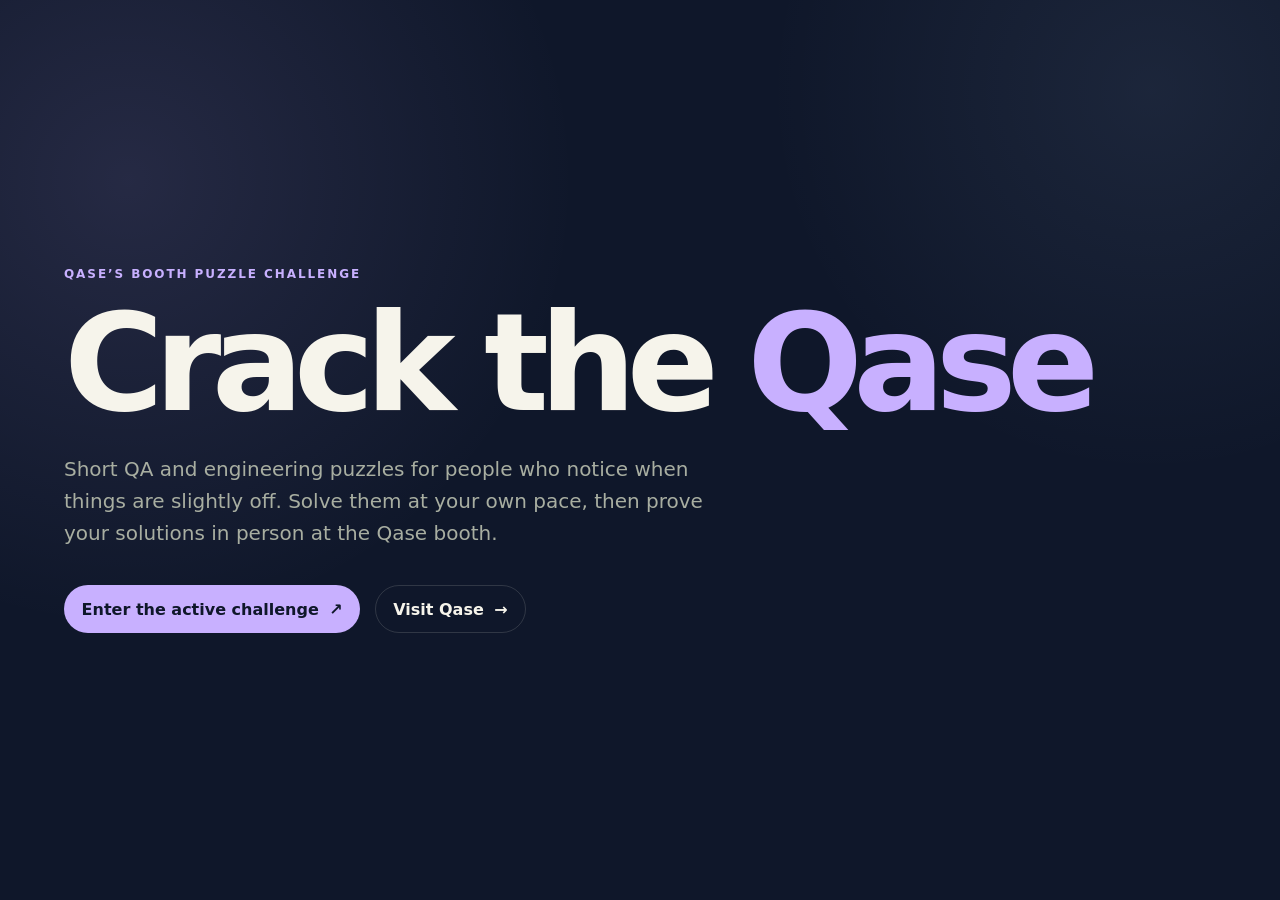
<file: index.html>
<!doctype html>
<html lang="en">
  <head>
    <meta charset="utf-8">
    <meta name="viewport" content="width=device-width, initial-scale=1">
    <meta name="description" content="Crack the Qase is Qase’s self-paced puzzle challenge for testers and engineers at event booths.">
    <meta name="theme-color" content="#0f172a">

    <meta property="og:type" content="website">
    <meta property="og:title" content="Crack the Qase">
    <meta property="og:description" content="A self-paced puzzle challenge for testers and engineers at Qase event booths.">
    <meta property="og:url" content="https://crack-the-qase.io/">

    <link rel="canonical" href="https://crack-the-qase.io/">
    <link rel="stylesheet" href="/styles.css">

    <title>Crack the Qase</title>
  </head>
  <body>
    <main class="shell">
      <p class="eyebrow">Qase’s booth puzzle challenge</p>
      <h1>Crack the <span>Qase</span></h1>
      <p class="intro">Short QA and engineering puzzles for people who notice when things are slightly off. Solve them at your own pace, then prove your solutions in person at the Qase booth.</p>
      <div class="actions">
        <a class="primary-link" href="/play/">Enter the active challenge <span aria-hidden="true">↗</span></a>
        <a class="secondary-link" href="https://qase.io">Visit Qase <span aria-hidden="true">→</span></a>
      </div>
    </main>
  </body>
</html>
</file>
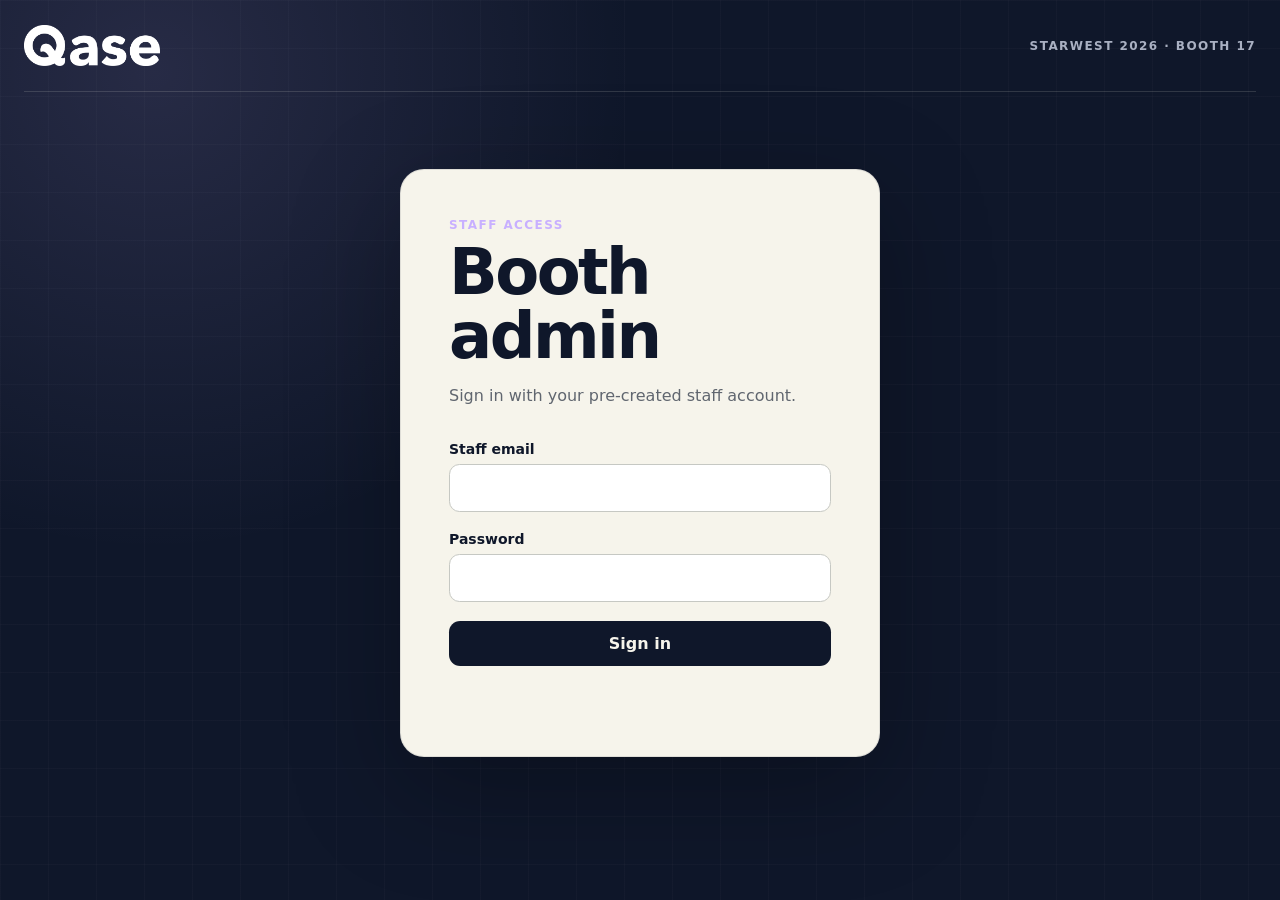
<file: admin/index.html>
<!doctype html>
<html lang="en">
  <head>
    <meta charset="utf-8">
    <meta name="viewport" content="width=device-width, initial-scale=1">
    <meta name="robots" content="noindex, nofollow">
    <meta name="theme-color" content="#0f172a">
    <link rel="stylesheet" href="./styles.css?v=20260905-1">
    <title>Booth admin · Crack the Qase</title>
  </head>
  <body>
    <header class="admin-header">
      <a class="wordmark" href="/" aria-label="Crack the Qase home">
        <img src="../assets/qase-logo.png" alt="" width="2001" height="607">
      </a>
      <div class="header-context">
        <p class="event-label" id="event-label">StarWest 2026 · Booth 17</p>
        <button class="text-button" id="logout-button" type="button" hidden>Log out</button>
      </div>
    </header>

    <main class="admin-shell">
      <section class="auth-panel" id="auth-panel" aria-labelledby="auth-heading">
        <p class="eyebrow">Staff access</p>
        <h1 id="auth-heading">Booth admin</h1>
        <p class="auth-intro">Sign in with your pre-created staff account.</p>

        <form class="auth-form" id="auth-form">
          <div class="field">
            <label for="staff-email">Staff email</label>
            <input id="staff-email" name="email" type="email" autocomplete="username" required>
          </div>
          <div class="field">
            <label for="staff-password">Password</label>
            <input id="staff-password" name="password" type="password" autocomplete="current-password" required>
          </div>
          <button class="primary-button" type="submit">Sign in</button>
          <p class="form-status" id="auth-status" role="status" aria-live="polite"></p>
        </form>
      </section>

      <section class="dashboard" id="dashboard" aria-labelledby="dashboard-heading" hidden>
        <div class="dashboard-heading">
          <div>
            <p class="eyebrow">Live booth console</p>
            <h1 id="dashboard-heading">Verify a solve</h1>
          </div>
          <p class="staff-identity" id="staff-identity"></p>
        </div>

        <div class="toolbar">
          <form class="search-form" id="search-form" role="search">
            <label for="registration-search">Find by name or company</label>
            <div class="search-row">
              <input id="registration-search" name="query" type="search" autocomplete="off" placeholder="Start typing…">
              <button class="primary-button" type="submit">Search</button>
            </div>
          </form>
          <div class="view-switcher" aria-label="Registration view">
            <button class="view-button is-active" id="recent-button" type="button" aria-pressed="true">Recent</button>
            <button class="view-button" id="raffle-button" type="button" aria-pressed="false">Raffle-ready</button>
          </div>
        </div>

        <p class="admin-status" id="admin-status" role="status" aria-live="polite"></p>

        <div class="workspace">
          <section class="registrations-panel" aria-labelledby="registrations-heading">
            <div class="panel-heading">
              <h2 id="registrations-heading">Recent registrations</h2>
              <span class="count-badge" id="registration-count">0</span>
            </div>
            <div class="registration-list" id="registration-list"></div>
          </section>

          <section class="detail-panel" id="detail-panel" aria-live="polite">
            <div class="empty-detail">
              <p class="empty-mark" aria-hidden="true">⌁</p>
              <h2>Select a participant</h2>
              <p>Choose someone from the list to verify their puzzles.</p>
            </div>
          </section>
        </div>
      </section>
    </main>

    <div class="toast" id="toast" role="status" aria-live="polite" hidden></div>

    <script src="../config.js"></script>
    <script src="./app.js" defer></script>
  </body>
</html>
</file>
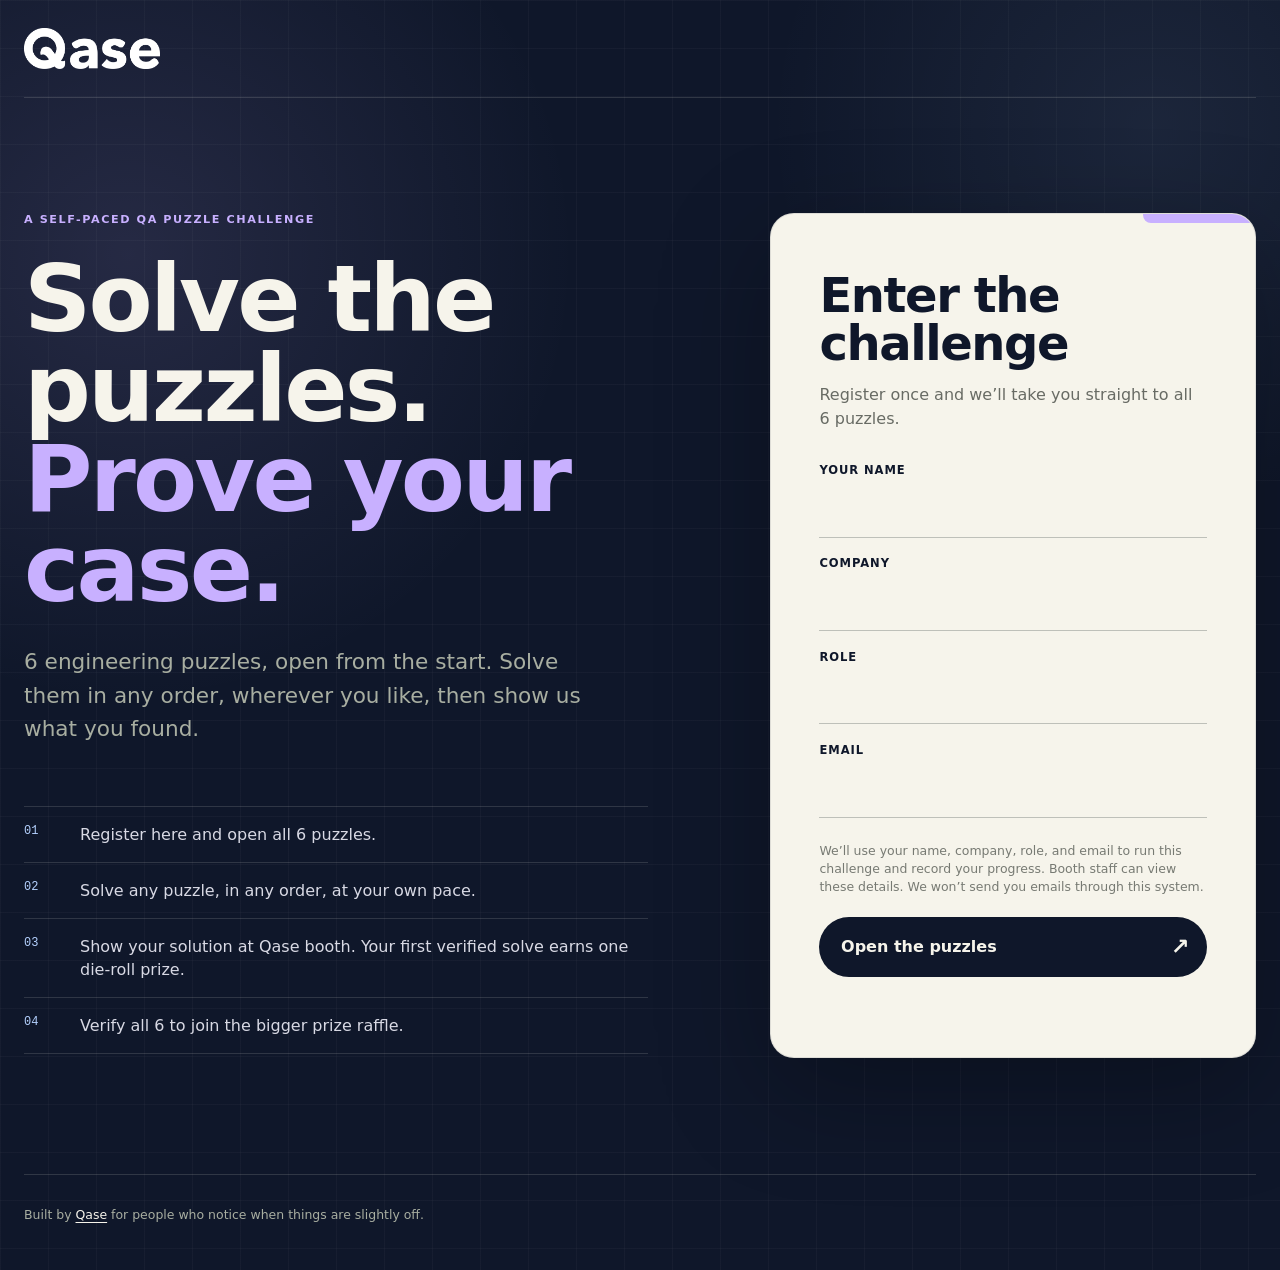
<file: play/index.html>
<!doctype html>
<html lang="en">
  <head>
    <meta charset="utf-8">
    <meta name="viewport" content="width=device-width, initial-scale=1">
    <meta name="description" content="Crack the Qase — solve six QA puzzles and prove your solutions at the Qase booth.">
    <meta name="theme-color" content="#121611">

    <meta property="og:type" content="website">
    <meta property="og:title" content="Crack the Qase">
    <meta property="og:description" content="Six QA puzzles. Solve them your way, then prove your solutions at the Qase booth.">
    <meta property="og:url" content="https://crack-the-qase.io/play">

    <link rel="canonical" href="https://crack-the-qase.io/play">
    <link rel="stylesheet" href="./styles.css?v=20260811-1">

    <title>Play · Crack the Qase</title>
  </head>
  <body>
    <header class="site-header">
      <a class="wordmark" href="/" aria-label="Crack the Qase home">
        <img src="../assets/qase-logo.png" alt="" width="2001" height="607">
      </a>
    </header>

    <main>
      <section class="hero" aria-labelledby="page-title">
        <div class="hero-copy">
          <p class="eyebrow">A self-paced QA puzzle challenge</p>
          <h1 id="page-title">Solve the puzzles.<br><span>Prove your case.</span></h1>
          <p class="lede"><span data-puzzle-count>6</span> engineering puzzles, open from the start. Solve them in any order, wherever you like, then show us what you found.</p>
        </div>

        <div class="entry-card">
          <div class="entry-card-heading">
            <h2>Enter the challenge</h2>
            <p>Register once and we’ll take you straight to all <span data-puzzle-count>6</span> puzzles.</p>
          </div>

          <form id="registration-form" novalidate>
            <div class="field">
              <label for="full-name">Your name</label>
              <input id="full-name" name="full_name" type="text" autocomplete="name" maxlength="120" required>
            </div>

            <div class="field">
              <label for="company">Company</label>
              <input id="company" name="company" type="text" autocomplete="organization" maxlength="160" required>
            </div>

            <div class="field">
              <label for="role">Role</label>
              <input id="role" name="role" type="text" autocomplete="organization-title" maxlength="160" required>
            </div>

            <div class="field">
              <label for="email">Email</label>
              <input id="email" name="email" type="email" autocomplete="email" maxlength="254" pattern="[^\s@]+@[^\s@]+\.[^\s@]+" required>
            </div>

            <div class="trap" aria-hidden="true">
              <label for="website">Website</label>
              <input id="website" name="website" type="text" autocomplete="off" tabindex="-1">
            </div>

            <p class="data-note">We’ll use your name, company, role, and email to run this challenge and record your progress. Booth staff can view these details. We won’t send you emails through this system.</p>

            <button class="submit-button" type="submit">
              <span class="button-label">Open the puzzles</span>
              <span class="button-arrow" aria-hidden="true">↗</span>
            </button>

            <p class="form-status" id="form-status" role="status" aria-live="polite"></p>
          </form>

          <section class="success-panel" id="success-panel" hidden tabindex="-1">
            <p class="success-mark" aria-hidden="true">✓</p>
            <p class="card-kicker">You’re in</p>
            <h2>Opening the puzzles…</h2>
            <p>If nothing happens, <a id="puzzle-site-link" href="https://crack-the-qase.fly.dev">open the puzzles here</a>.</p>
          </section>
        </div>

        <ol class="steps" aria-label="How the challenge works">
          <li>
            <span class="step-number">01</span>
            <span>Register here and open all <span data-puzzle-count>6</span> puzzles.</span>
          </li>
          <li>
            <span class="step-number">02</span>
            <span>Solve any puzzle, in any order, at your own pace.</span>
          </li>
          <li>
            <span class="step-number">03</span>
            <span>Show your solution at Qase booth. Your first verified solve earns one die-roll prize.</span>
          </li>
          <li>
            <span class="step-number">04</span>
            <span>Verify all <span data-puzzle-count>6</span> to join the bigger prize raffle.</span>
          </li>
        </ol>
      </section>
    </main>

    <footer>
      <p>Built by <a href="https://qase.io">Qase</a> for people who notice when things are slightly off.</p>
    </footer>

    <script src="../config.js"></script>
    <script src="./app.js" defer></script>
  </body>
</html>
</file>
<file: styles.css>
:root {
  color-scheme: dark;
  font-family: Inter, ui-sans-serif, system-ui, -apple-system, BlinkMacSystemFont, "Segoe UI", sans-serif;
  background: #0f172a;
  color: #f6f4eb;
  font-synthesis: none;
  --accent: #c8b0ff;
  --accent-secondary: #b5d2ff;
  --brand-purple: #4f46dc;
  --brand-deep: #1a1636;
  --ink: #0f172a;
  --paper: #f6f4eb;
  --muted: #a8aea1;
  --line: rgb(246 244 235 / 14%);
}

* {
  box-sizing: border-box;
}

body {
  min-width: 320px;
  min-height: 100vh;
  margin: 0;
  background:
    radial-gradient(circle at 10% 20%, rgb(200 176 255 / 12%), transparent 28rem),
    radial-gradient(circle at 90% 10%, rgb(181 210 255 / 8%), transparent 24rem),
    var(--ink);
}

.shell {
  display: flex;
  min-height: 100vh;
  width: min(100% - 3rem, 72rem);
  margin-inline: auto;
  flex-direction: column;
  align-items: flex-start;
  justify-content: center;
  padding-block: 4rem;
}

.eyebrow {
  margin: 0 0 1.5rem;
  color: var(--accent);
  font-size: 0.75rem;
  font-weight: 700;
  letter-spacing: 0.16em;
  text-transform: uppercase;
}

h1 {
  max-width: 11ch;
  margin: 0;
  font-size: clamp(3.25rem, 11vw, 8.5rem);
  font-weight: 750;
  letter-spacing: -0.07em;
  line-height: 0.86;
}

h1 span {
  color: var(--accent);
}

.intro {
  max-width: 42rem;
  margin: 2rem 0 0;
  color: var(--muted);
  font-size: clamp(1rem, 2vw, 1.25rem);
  line-height: 1.6;
}

.actions {
  display: flex;
  margin-top: 2.25rem;
  flex-wrap: wrap;
  gap: 0.9rem;
}

.primary-link,
.secondary-link {
  display: inline-flex;
  min-height: 3rem;
  padding: 0.75rem 1.1rem;
  border-radius: 999px;
  align-items: center;
  gap: 0.65rem;
  font-weight: 700;
  text-decoration: none;
  transition: background-color 160ms ease, color 160ms ease, border-color 160ms ease;
}

.primary-link {
  background: var(--accent);
  color: var(--ink);
}

.secondary-link {
  border: 1px solid var(--line);
  color: var(--paper);
}

.primary-link:hover,
.primary-link:focus-visible {
  background: var(--brand-purple);
  color: var(--paper);
}

.secondary-link:hover,
.secondary-link:focus-visible {
  border-color: var(--accent);
  color: var(--accent);
}

.primary-link:focus-visible,
.secondary-link:focus-visible,
.home-link:focus-visible {
  outline: 3px solid var(--accent-secondary);
  outline-offset: 3px;
}

.home-link {
  margin-top: 2.25rem;
  color: var(--paper);
  font-weight: 650;
  text-underline-offset: 0.3em;
}

.home-link:hover,
.home-link:focus-visible {
  color: var(--accent);
}

@media (prefers-reduced-motion: no-preference) {
  .shell > * {
    animation: arrive 600ms both;
  }

  .shell > :nth-child(2) {
    animation-delay: 80ms;
  }

  .shell > :nth-child(3) {
    animation-delay: 160ms;
  }

  .shell > :nth-child(4) {
    animation-delay: 240ms;
  }

  @keyframes arrive {
    from {
      opacity: 0;
      transform: translateY(0.75rem);
    }
  }
}
</file>
<file: admin/styles.css>
:root {
  color-scheme: dark;
  font-family: Inter, ui-sans-serif, system-ui, -apple-system, BlinkMacSystemFont, "Segoe UI", sans-serif;
  background: #0f172a;
  color: #f6f4eb;
  font-synthesis: none;
  --accent: #c8b0ff;
  --accent-strong: #9f7cff;
  --accent-secondary: #b5d2ff;
  --success: #d7ff45;
  --danger: #ff9a87;
  --ink: #0f172a;
  --paper: #f6f4eb;
  --muted: #a9b0c2;
  --panel: #171f35;
  --panel-raised: #1d2741;
  --line: rgb(246 244 235 / 14%);
}

* {
  box-sizing: border-box;
}

html {
  min-width: 320px;
  background: #0f172a;
}

body {
  min-width: 320px;
  min-height: 100vh;
  margin: 0;
  background:
    linear-gradient(rgb(246 244 235 / 2.5%) 1px, transparent 1px),
    linear-gradient(90deg, rgb(246 244 235 / 2.5%) 1px, transparent 1px),
    radial-gradient(circle at 12% 8%, rgb(200 176 255 / 13%), transparent 30rem),
    #0f172a;
  background-size: 3rem 3rem, 3rem 3rem, auto, auto;
}

button,
input {
  font: inherit;
}

button {
  touch-action: manipulation;
}

.admin-header,
.admin-shell {
  width: min(100% - 3rem, 92rem);
  margin-inline: auto;
}

.admin-header {
  display: flex;
  min-height: 5.75rem;
  border-bottom: 1px solid var(--line);
  align-items: center;
  justify-content: space-between;
}

.wordmark {
  display: inline-flex;
  width: clamp(6.75rem, 13vw, 8.5rem);
}

.wordmark img {
  display: block;
  width: 100%;
  height: auto;
}

.header-context {
  display: flex;
  align-items: center;
  gap: 1.25rem;
}

.event-label,
.eyebrow {
  margin: 0;
  color: var(--accent);
  font-size: 0.75rem;
  font-weight: 760;
  letter-spacing: 0.12em;
  text-transform: uppercase;
}

.event-label {
  color: var(--muted);
}

.text-button {
  min-height: 2.75rem;
  padding: 0.55rem 0.8rem;
  border: 1px solid var(--line);
  border-radius: 999px;
  background: transparent;
  color: var(--paper);
  cursor: pointer;
}

.admin-shell {
  padding-block: clamp(2.5rem, 6vw, 5rem);
}

.auth-panel {
  width: min(100%, 30rem);
  margin-inline: auto;
  padding: clamp(1.5rem, 5vw, 3rem);
  border: 1px solid rgb(15 23 42 / 10%);
  border-radius: 1.5rem;
  background: var(--paper);
  box-shadow: 0 2rem 7rem rgb(0 0 0 / 28%);
  color: var(--ink);
}

h1,
h2,
p {
  text-wrap: pretty;
}

h1 {
  margin: 0.5rem 0 0;
  font-size: clamp(2.25rem, 5vw, 4.5rem);
  letter-spacing: -0.04em;
  line-height: 1;
}

h2 {
  margin: 0;
  font-size: 1.1rem;
  letter-spacing: -0.01em;
}

.auth-intro {
  margin: 1rem 0 2rem;
  color: #60666f;
  line-height: 1.55;
}

.auth-form,
.field {
  display: grid;
}

.auth-form {
  gap: 1.2rem;
}

.field {
  gap: 0.45rem;
}

label {
  font-size: 0.875rem;
  font-weight: 740;
}

input {
  width: 100%;
  min-height: 3rem;
  padding: 0.7rem 0.85rem;
  border: 1px solid #c6c8c3;
  border-radius: 0.65rem;
  outline: 0;
  background: #fff;
  color: var(--ink);
  font-size: 1rem;
}

input:focus-visible {
  border-color: #4f46dc;
  box-shadow: 0 0 0 3px rgb(79 70 220 / 20%);
}

.primary-button,
.view-button,
.prize-button,
.correction-button {
  min-height: 2.8rem;
  border: 0;
  border-radius: 0.7rem;
  cursor: pointer;
  font-weight: 740;
}

.primary-button {
  padding: 0.7rem 1.15rem;
  background: var(--ink);
  color: var(--paper);
}

.primary-button:hover,
.primary-button:focus-visible {
  background: #272147;
  color: var(--accent);
}

button:focus-visible {
  outline: 3px solid var(--accent-secondary);
  outline-offset: 2px;
}

button:disabled,
input:disabled {
  cursor: wait;
  opacity: 0.58;
}

.form-status,
.admin-status {
  min-height: 1.4rem;
  margin: 0;
  color: #aa3d31;
  font-size: 0.875rem;
  line-height: 1.45;
}

.dashboard-heading {
  display: flex;
  align-items: end;
  justify-content: space-between;
  gap: 2rem;
}

.staff-identity {
  margin: 0;
  color: var(--muted);
  font-size: 0.875rem;
}

.toolbar {
  display: grid;
  margin-top: 2.5rem;
  grid-template-columns: minmax(18rem, 38rem) auto;
  align-items: end;
  justify-content: space-between;
  gap: 1.5rem;
}

.search-form {
  display: grid;
  gap: 0.55rem;
}

.search-row {
  display: grid;
  grid-template-columns: 1fr auto;
  gap: 0.6rem;
}

.view-switcher {
  display: flex;
  padding: 0.25rem;
  border: 1px solid var(--line);
  border-radius: 0.85rem;
  background: rgb(15 23 42 / 55%);
}

.view-button {
  padding: 0.55rem 0.9rem;
  background: transparent;
  color: var(--muted);
}

.view-button.is-active {
  background: var(--paper);
  color: var(--ink);
}

.admin-status {
  margin-top: 0.75rem;
  color: var(--muted);
}

.workspace {
  display: grid;
  min-height: 34rem;
  margin-top: 1.25rem;
  grid-template-columns: minmax(18rem, 0.75fr) minmax(26rem, 1.25fr);
  overflow: hidden;
  border: 1px solid var(--line);
  border-radius: 1.25rem;
  background: var(--panel);
  box-shadow: 0 1.5rem 5rem rgb(0 0 0 / 18%);
}

.registrations-panel {
  border-right: 1px solid var(--line);
}

.panel-heading {
  display: flex;
  min-height: 4.5rem;
  padding: 1rem 1.25rem;
  border-bottom: 1px solid var(--line);
  align-items: center;
  justify-content: space-between;
}

.count-badge {
  display: grid;
  min-width: 2rem;
  min-height: 2rem;
  padding: 0.25rem;
  border-radius: 999px;
  place-items: center;
  background: rgb(200 176 255 / 14%);
  color: var(--accent);
  font-size: 0.8rem;
  font-weight: 760;
}

.registration-list {
  max-height: 42rem;
  overflow-y: auto;
}

.registration-button {
  display: grid;
  width: 100%;
  padding: 1rem 1.25rem;
  border: 0;
  border-bottom: 1px solid var(--line);
  background: transparent;
  color: var(--paper);
  cursor: pointer;
  text-align: left;
}

.registration-button:hover,
.registration-button:focus-visible,
.registration-button.is-selected {
  background: var(--panel-raised);
}

.registration-button.is-selected {
  box-shadow: inset 0.25rem 0 var(--accent);
}

.registration-name {
  font-size: 1rem;
  font-weight: 760;
}

.registration-company {
  margin-top: 0.25rem;
  color: var(--muted);
  font-size: 0.875rem;
}

.registration-prize {
  margin-top: 0.35rem;
  color: #d6d9e2;
  font-size: 0.8rem;
}

.registration-summary {
  display: flex;
  margin-top: 0.7rem;
  align-items: center;
  justify-content: space-between;
  gap: 0.75rem;
  color: var(--muted);
  font-size: 0.8rem;
}

.progress-chip,
.eligible-chip {
  padding: 0.25rem 0.5rem;
  border-radius: 999px;
  background: rgb(181 210 255 / 10%);
  color: var(--accent-secondary);
  font-weight: 740;
}

.eligible-chip {
  background: rgb(215 255 69 / 13%);
  color: var(--success);
}

.detail-panel {
  min-width: 0;
  padding: clamp(1.25rem, 4vw, 2.25rem);
}

.empty-detail {
  display: grid;
  min-height: 28rem;
  place-content: center;
  justify-items: center;
  color: var(--muted);
  text-align: center;
}

.empty-detail p {
  max-width: 24rem;
}

.empty-mark {
  margin: 0 0 1rem;
  color: var(--accent);
  font-size: 3rem;
}

.participant-heading {
  display: flex;
  padding-bottom: 1.5rem;
  border-bottom: 1px solid var(--line);
  align-items: start;
  justify-content: space-between;
  gap: 1.5rem;
}

.participant-heading h2 {
  font-size: clamp(1.65rem, 4vw, 2.5rem);
}

.participant-meta {
  margin: 0.55rem 0 0;
  color: var(--muted);
  line-height: 1.5;
}

.progress-large {
  flex: 0 0 auto;
  color: var(--accent);
  font-size: 1.15rem;
  font-weight: 780;
}

.completion-banner,
.first-solve-banner {
  margin: 1.25rem 0 0;
  padding: 1rem 1.1rem;
  border: 1px solid rgb(215 255 69 / 28%);
  border-radius: 0.85rem;
  background: rgb(215 255 69 / 8%);
  color: #efffba;
  line-height: 1.5;
}

.first-solve-banner {
  border-color: rgb(200 176 255 / 32%);
  background: rgb(200 176 255 / 9%);
  color: #e7ddff;
}

.detail-section {
  margin-top: 1.75rem;
}

.section-description {
  margin: 0.45rem 0 1rem;
  color: var(--muted);
  font-size: 0.875rem;
  line-height: 1.5;
}

.puzzle-grid {
  display: grid;
  grid-template-columns: repeat(3, minmax(0, 1fr));
  gap: 0.75rem;
}

.puzzle-check {
  position: relative;
  display: flex;
  min-height: 4rem;
  padding: 0.85rem;
  border: 1px solid var(--line);
  border-radius: 0.85rem;
  align-items: center;
  gap: 0.7rem;
  background: rgb(15 23 42 / 35%);
  cursor: pointer;
}

.puzzle-check:has(input:checked) {
  border-color: rgb(200 176 255 / 52%);
  background: rgb(200 176 255 / 12%);
}

.puzzle-check input {
  width: 1.35rem;
  min-height: 1.35rem;
  margin: 0;
  accent-color: var(--accent-strong);
}

.puzzle-number {
  font-family: ui-monospace, SFMono-Regular, Menlo, Monaco, Consolas, monospace;
  font-size: 0.9rem;
  font-weight: 760;
}

.prize-record {
  display: flex;
  padding: 1rem 1.1rem;
  border: 1px solid var(--line);
  border-radius: 0.85rem;
  align-items: center;
  justify-content: space-between;
  gap: 1rem;
  background: rgb(15 23 42 / 35%);
}

.prize-record strong,
.prize-record span {
  display: block;
}

.prize-record span {
  margin-top: 0.25rem;
  color: var(--muted);
  font-size: 0.8rem;
}

.correction-button {
  padding: 0.55rem 0.8rem;
  background: transparent;
  color: var(--accent-secondary);
  text-decoration: underline;
  text-underline-offset: 0.25em;
}

.prize-options {
  display: grid;
  grid-template-columns: repeat(2, minmax(0, 1fr));
  gap: 0.75rem;
}

.prize-button {
  display: flex;
  min-height: 3.4rem;
  padding: 0.7rem 0.85rem;
  border: 1px solid var(--line);
  align-items: center;
  gap: 0.7rem;
  background: rgb(15 23 42 / 35%);
  color: var(--paper);
  text-align: left;
}

.prize-button:hover,
.prize-button:focus-visible {
  border-color: var(--accent);
  background: rgb(200 176 255 / 10%);
}

.die-face {
  display: grid;
  width: 1.8rem;
  height: 1.8rem;
  flex: 0 0 auto;
  border-radius: 0.4rem;
  place-items: center;
  background: var(--paper);
  color: var(--ink);
  font-size: 0.8rem;
  font-weight: 800;
}

.clear-prize-button {
  margin-top: 0.75rem;
  color: var(--danger);
}

.empty-list {
  padding: 2rem 1.25rem;
  color: var(--muted);
  line-height: 1.5;
}

.toast {
  position: fixed;
  right: 1.25rem;
  bottom: 1.25rem;
  z-index: 10;
  max-width: min(24rem, calc(100% - 2.5rem));
  padding: 0.9rem 1rem;
  border: 1px solid rgb(215 255 69 / 35%);
  border-radius: 0.8rem;
  background: #212a18;
  box-shadow: 0 1rem 3rem rgb(0 0 0 / 30%);
  color: #f0ffc2;
}

@media (max-width: 850px) {
  .toolbar,
  .workspace {
    grid-template-columns: 1fr;
  }

  .toolbar {
    align-items: stretch;
  }

  .view-switcher {
    width: fit-content;
  }

  .registrations-panel {
    border-right: 0;
    border-bottom: 1px solid var(--line);
  }

  .registration-list {
    max-height: 20rem;
  }
}

@media (max-width: 560px) {
  .admin-header,
  .admin-shell {
    width: min(100% - 2rem, 92rem);
  }

  .admin-header {
    min-height: 4.75rem;
  }

  .event-label {
    display: none;
  }

  .dashboard-heading,
  .participant-heading,
  .prize-record {
    align-items: flex-start;
    flex-direction: column;
  }

  .search-row,
  .puzzle-grid,
  .prize-options {
    grid-template-columns: 1fr;
  }

  .view-switcher,
  .view-button {
    width: 100%;
  }

  .workspace {
    border-radius: 1rem;
  }
}

.participant-email {
  overflow-wrap: anywhere;
}
</file>
<file: play/styles.css>
:root {
  color-scheme: dark;
  font-family: Inter, ui-sans-serif, system-ui, -apple-system, BlinkMacSystemFont, "Segoe UI", sans-serif;
  background: #0f172a;
  color: #f6f4eb;
  font-synthesis: none;
  --accent: #c8b0ff;
  --accent-secondary: #b5d2ff;
  --brand-purple: #4f46dc;
  --brand-deep: #1a1636;
  --ink: #0f172a;
  --paper: #f6f4eb;
  --muted: #a8aea1;
  --line: rgb(246 244 235 / 14%);
  --danger: #ff8f7d;
}

* {
  box-sizing: border-box;
}

html {
  min-width: 320px;
  background: #0f172a;
}

body {
  min-width: 320px;
  min-height: 100vh;
  margin: 0;
  background:
    linear-gradient(rgb(246 244 235 / 3%) 1px, transparent 1px),
    linear-gradient(90deg, rgb(246 244 235 / 3%) 1px, transparent 1px),
    radial-gradient(circle at 10% 20%, rgb(200 176 255 / 12%), transparent 28rem),
    radial-gradient(circle at 90% 10%, rgb(181 210 255 / 8%), transparent 24rem),
    #0f172a;
  background-size: 3rem 3rem, 3rem 3rem, auto, auto, auto;
}

a {
  color: inherit;
}

.site-header,
main,
footer {
  width: min(100% - 3rem, 82rem);
  margin-inline: auto;
}

.site-header {
  display: flex;
  align-items: center;
  justify-content: space-between;
  padding-block: 1.75rem;
  border-bottom: 1px solid var(--line);
}

.wordmark {
  display: inline-flex;
  width: clamp(6.75rem, 13vw, 8.5rem);
  flex: 0 0 auto;
  text-decoration: none;
}

.wordmark img {
  display: block;
  width: 100%;
  height: auto;
}

.event-label,
.card-kicker,
.eyebrow {
  margin: 0;
  color: var(--accent);
  font-size: 0.7rem;
  font-weight: 750;
  letter-spacing: 0.14em;
  text-transform: uppercase;
}

.event-label {
  color: var(--muted);
}

.hero {
  display: grid;
  min-height: calc(100vh - 12rem);
  grid-template-columns: minmax(0, 1.15fr) minmax(22rem, 0.85fr);
  grid-template-areas:
    "intro form"
    "steps form";
  column-gap: clamp(3rem, 7vw, 7rem);
  row-gap: 3.5rem;
  align-content: center;
  align-items: start;
  padding-block: clamp(4rem, 9vw, 8rem);
}

.hero-copy {
  grid-area: intro;
  max-width: 48rem;
}

.eyebrow {
  margin-bottom: 1.75rem;
}

h1,
h2,
p {
  text-wrap: pretty;
}

h1 {
  margin: 0;
  font-size: clamp(3.25rem, 7.3vw, 7rem);
  font-weight: 780;
  letter-spacing: -0.03em;
  line-height: 0.96;
}

h1 span {
  color: var(--accent);
}

.lede {
  max-width: 35rem;
  margin: 2rem 0 0;
  color: var(--muted);
  font-size: clamp(1.05rem, 1.8vw, 1.35rem);
  line-height: 1.55;
}

.steps {
  display: grid;
  grid-area: steps;
  max-width: 39rem;
  margin: 0;
  padding: 0;
  list-style: none;
}

.steps li {
  display: grid;
  grid-template-columns: 3rem 1fr;
  gap: 0.5rem;
  padding-block: 1rem;
  border-top: 1px solid var(--line);
  color: #d8d9e4;
  line-height: 1.45;
}

.steps li:last-child {
  border-bottom: 1px solid var(--line);
}

.step-number {
  color: var(--accent-secondary);
  font-family: ui-monospace, SFMono-Regular, Menlo, Monaco, Consolas, monospace;
  font-size: 0.75rem;
}

.entry-card {
  position: relative;
  grid-area: form;
  align-self: center;
  overflow: hidden;
  padding: clamp(1.5rem, 4vw, 3rem);
  border: 1px solid rgb(15 23 42 / 10%);
  border-radius: 1.5rem;
  background: var(--paper);
  box-shadow: 0 2rem 7rem rgb(0 0 0 / 28%);
  color: var(--ink);
}

.entry-card::before {
  position: absolute;
  top: 0;
  right: 0;
  width: 7rem;
  height: 0.55rem;
  border-bottom-left-radius: 0.5rem;
  background: var(--accent);
  content: "";
}

.entry-card-heading {
  margin-bottom: 2rem;
}

.card-kicker {
  color: var(--brand-purple);
}

.entry-card h2 {
  margin: 0.55rem 0 0;
  font-size: clamp(2rem, 4vw, 3rem);
  letter-spacing: -0.03em;
  line-height: 1;
}

.entry-card-heading > p:last-child,
.success-panel > p:last-child {
  margin: 1rem 0 0;
  color: #686b64;
  line-height: 1.5;
}

form {
  display: grid;
  gap: 1.15rem;
}

.field-pair {
  display: grid;
  grid-template-columns: 1fr 1fr;
  gap: 0.9rem;
}

.field {
  display: grid;
  gap: 0.45rem;
}

label {
  font-size: 0.72rem;
  font-weight: 760;
  letter-spacing: 0.08em;
  text-transform: uppercase;
}

input {
  width: 100%;
  min-height: 3.35rem;
  padding: 0.75rem 0;
  border: 0;
  border-bottom: 1px solid #bec0b9;
  border-radius: 0;
  outline: 0;
  background: transparent;
  color: var(--ink);
  font: inherit;
  font-size: 1.05rem;
  transition: border-color 160ms ease, box-shadow 160ms ease;
}

input:hover {
  border-color: #777b72;
}

input:focus-visible {
  border-color: var(--brand-purple);
  box-shadow: 0 2px 0 var(--brand-purple);
}

form.was-validated input:invalid {
  border-color: #cf4f3f;
  box-shadow: 0 2px 0 #cf4f3f;
}

.trap {
  position: absolute;
  left: -10000px;
  width: 1px;
  height: 1px;
  overflow: hidden;
}

.data-note {
  margin: 0.35rem 0 0;
  color: #777a73;
  font-size: 0.78rem;
  line-height: 1.45;
}

.submit-button {
  display: flex;
  min-height: 3.75rem;
  margin-top: 0.15rem;
  padding: 0.8rem 1.1rem 0.8rem 1.35rem;
  border: 0;
  border-radius: 999px;
  align-items: center;
  justify-content: space-between;
  background: var(--ink);
  color: var(--paper);
  cursor: pointer;
  font: inherit;
  font-weight: 750;
  transition: background-color 160ms ease, color 160ms ease, transform 160ms ease;
}

.submit-button:hover:not(:disabled),
.submit-button:focus-visible:not(:disabled) {
  background: var(--brand-deep);
  color: var(--accent);
  transform: translateY(-1px);
}

.submit-button:focus-visible {
  outline: 3px solid var(--accent-secondary);
  outline-offset: 3px;
}

.submit-button:disabled {
  cursor: wait;
  opacity: 0.65;
}

.button-arrow {
  font-size: 1.4rem;
  line-height: 1;
}

.form-status {
  min-height: 1.25rem;
  margin: -0.35rem 0 0;
  color: #a63e31;
  font-size: 0.82rem;
  line-height: 1.4;
}

.success-panel {
  min-height: 26rem;
  flex-direction: column;
  justify-content: center;
  outline: none;
}

.success-panel:not([hidden]) {
  display: flex;
}

.success-mark {
  display: grid;
  width: 4rem;
  height: 4rem;
  margin: 0 0 2rem;
  border-radius: 50%;
  place-items: center;
  background: var(--accent);
  color: var(--ink);
  font-size: 1.65rem;
  font-weight: 800;
}

footer {
  padding-block: 2rem 3rem;
  border-top: 1px solid var(--line);
  color: var(--muted);
  font-size: 0.78rem;
}

footer p {
  margin: 0;
}

footer a {
  color: var(--paper);
  text-underline-offset: 0.25em;
}

@media (max-width: 850px) {
  .hero {
    grid-template-columns: 1fr;
    grid-template-areas:
      "intro"
      "form"
      "steps";
  }

  .entry-card {
    width: 100%;
    max-width: 38rem;
  }
}

@media (max-width: 540px) {
  .site-header,
  main,
  footer {
    width: min(100% - 2rem, 82rem);
  }

  .site-header {
    padding-block: 1.25rem;
  }

  .event-label {
    font-size: 0.58rem;
    letter-spacing: 0.09em;
  }

  .hero {
    gap: 3.5rem;
    padding-block: 3.5rem;
  }

  h1 {
    font-size: clamp(2.9rem, 13.5vw, 5rem);
    letter-spacing: -0.03em;
  }

  .field-pair {
    grid-template-columns: 1fr;
    gap: 1.15rem;
  }

  .entry-card {
    border-radius: 1.1rem;
  }
}

@media (prefers-reduced-motion: no-preference) {
  .hero-copy,
  .entry-card,
  .steps {
    animation: arrive 600ms both cubic-bezier(0.2, 0.7, 0.2, 1);
  }

  .entry-card {
    animation-delay: 120ms;
  }

  .steps {
    animation-delay: 200ms;
  }

  @keyframes arrive {
    from {
      opacity: 0;
      transform: translateY(0.8rem);
    }
  }
}
</file>
